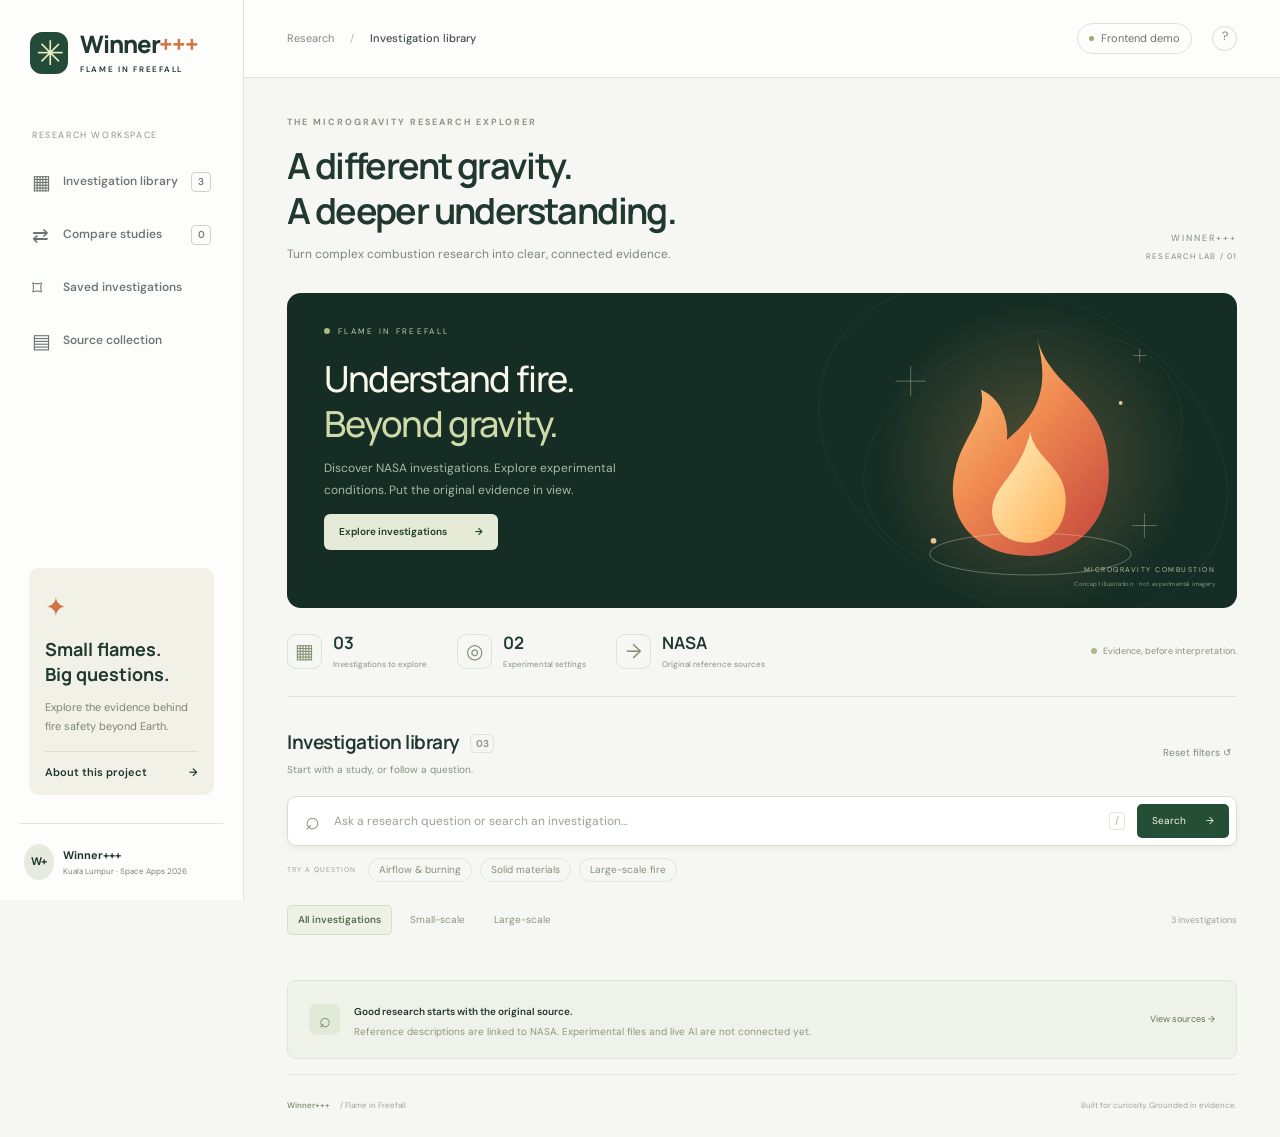
<file: index.html>
<!doctype html>
<html lang="en">
<head><meta charset="UTF-8"><meta name="viewport" content="width=device-width, initial-scale=1"><meta name="theme-color" content="#152c26"><meta name="description" content="Explore NASA microgravity combustion research with Winner+++. Search investigations, inspect sources, and compare experimental contexts."><title>Flame in Freefall — Winner+++</title><link rel="stylesheet" href="styles.css"><script src="app.js" defer></script></head>
<body>
<a class="skip" href="#main">Skip to workspace</a>
<aside class="sidebar" id="sidebar">
<a href="#library" class="brand" aria-label="Winner+++ home"><span class="brand-icon" aria-hidden="true">✳</span><span>Winner<span class="brand-plus">+++</span><small>FLAME IN FREEFALL</small></span></a>
<div class="nav-caption">RESEARCH WORKSPACE</div>
<nav aria-label="Main navigation"><a href="#library" data-nav="library"><span class="nav-icon">▦</span> Investigation library <span class="count">3</span></a><a href="#compare" data-nav="compare"><span class="nav-icon">⇄</span> Compare studies <span class="count" id="navCount">0</span></a><a href="#saved" data-nav="saved"><span class="nav-icon">⌑</span> Saved investigations</a><a href="#sources" data-nav="sources"><span class="nav-icon">▤</span> Source collection</a></nav>
<div class="sidebar-note"><span class="tiny-orbit" aria-hidden="true">✦</span><strong>Small flames.<br>Big questions.</strong><p>Explore the evidence behind fire safety beyond Earth.</p><a href="#about">About this project <span>→</span></a></div>
<div class="side-bottom"><span class="avatar">W+</span><div><strong>Winner+++</strong><small>Kuala Lumpur · Space Apps 2026</small></div></div>
</aside>
<div class="shell"><header class="topbar"><button id="menu" class="icon-button mobile-menu" aria-label="Toggle navigation" aria-expanded="false">☰</button><div class="breadcrumb">Research <span>/</span> <strong id="crumb">Investigation library</strong></div><span class="demo-pill"><span></span> Frontend demo</span><a class="top-help" href="#about" aria-label="About the prototype">?</a></header>
<main id="main" tabindex="-1">
<section id="view-library" class="view">
<div class="eyebrow">THE MICROGRAVITY RESEARCH EXPLORER</div>
<div class="page-heading"><div><h1>A different gravity.<br>A deeper understanding.</h1><p>Turn complex combustion research into clear, connected evidence.</p></div><span class="edition">WINNER+++<br><b>RESEARCH LAB / 01</b></span></div>
<section class="hero" aria-label="Research introduction"><div class="hero-copy"><div class="hero-kicker"><span class="live-dot"></span> FLAME IN FREEFALL</div><h2>Understand fire.<br><em>Beyond gravity.</em></h2><p>Discover NASA investigations. Explore experimental conditions. Put the original evidence in view.</p><button class="light-button" id="explore">Explore investigations <span>→</span></button></div><div class="hero-art" aria-hidden="true"><div class="orbit orbit-one"></div><div class="orbit orbit-two"></div><svg viewBox="0 0 450 330"><defs><radialGradient id="halo"><stop stop-color="#edab59" stop-opacity=".27"/><stop offset="1" stop-color="#edab59" stop-opacity="0"/></radialGradient><linearGradient id="fire" x1="0" y1="0" x2=".8" y2="1"><stop stop-color="#ffce83"/><stop offset=".5" stop-color="#ef8950"/><stop offset="1" stop-color="#c94e3f"/></linearGradient><linearGradient id="inner" x1="0" y1="0" x2="1" y2="1"><stop stop-color="#fff2c0"/><stop offset="1" stop-color="#ffaf57"/></linearGradient></defs><circle cx="235" cy="175" r="165" fill="url(#halo)"/><g class="flame-shape"><path d="M239 47C253 101 310 108 314 177C320 244 274 277 231 276C176 276 140 238 153 185C160 151 187 131 180 101C203 111 210 138 207 154C245 123 251 94 239 47Z" fill="url(#fire)"/><path d="M232 145C235 172 268 182 269 214C271 245 252 263 229 262C202 262 187 242 193 219C200 197 223 185 232 145Z" fill="url(#inner)"/></g><g stroke="#e4dbc0" stroke-opacity=".38" fill="none"><ellipse cx="232" cy="274" rx="106" ry="22"/><path d="M90 92h32m-16-16v32M340 65h14m-7-7v14M339 244h26m-13-13v26"/></g><circle cx="130" cy="260" r="3" fill="#ebc58e"/><circle cx="327" cy="115" r="2" fill="#ebc58e"/></svg><span class="art-label">MICROGRAVITY COMBUSTION<br><b>Concept illustration · not experimental imagery</b></span></div></section>
<div class="overview-stats"><div><span class="stat-icon">▦</span><span><strong>03</strong><small>Investigations to explore</small></span></div><div><span class="stat-icon">◎</span><span><strong>02</strong><small>Experimental settings</small></span></div><div><span class="stat-icon">→</span><span><strong>NASA</strong><small>Original reference sources</small></span></div><div class="evidence-stat"><span class="live-dot"></span><span>Evidence, before interpretation.</span></div></div>
<section id="investigations"><div class="section-heading"><div><h2>Investigation library <span class="muted-number">03</span></h2><p>Start with a study, or follow a question.</p></div><button class="text-button" id="clearFilters">Reset filters ↺</button></div>
<form class="search-bar" id="searchForm"><span aria-hidden="true">⌕</span><input id="query" type="search" maxlength="300" aria-label="Search investigations" placeholder="Ask a research question or search an investigation…"><kbd aria-hidden="true">/</kbd><button type="submit">Search <span>→</span></button></form>
<div class="search-hints"><span>TRY A QUESTION</span><button data-query="airflow">Airflow &amp; burning</button><button data-query="solid materials">Solid materials</button><button data-query="large-scale fire">Large-scale fire</button></div>
<div class="library-toolbar"><div class="filters" role="group" aria-label="Filter investigations"><button class="active" data-filter="all">All investigations</button><button data-filter="small">Small-scale</button><button data-filter="large">Large-scale</button></div><span id="resultCount">3 investigations</span></div>
<div id="searchNote" class="search-note" hidden></div><div class="card-grid" id="cards"></div></section>
<div class="evidence-banner"><span class="evidence-mark">⌕</span><div><strong>Good research starts with the original source.</strong><p>Reference descriptions are linked to NASA. Experimental files and live AI are not connected yet.</p></div><a href="#sources">View sources →</a></div>
</section>
<section id="view-compare" class="view" hidden><div class="eyebrow">CONTEXT BEFORE CONCLUSIONS</div><div class="page-heading"><div><h1>Compare investigations.</h1><p>Bring two studies together. Keep their experimental contexts distinct.</p></div><button class="outline-button" id="exportCompare">Export comparison ↓</button></div><div class="compare-selectors" id="compareSelectors"></div><div id="comparison"></div></section>
<section id="view-saved" class="view" hidden><div class="eyebrow">YOUR RESEARCH SHORTLIST</div><div class="page-heading"><div><h1>Saved investigations.</h1><p>A personal collection, saved in this browser.</p></div></div><div id="savedCards" class="card-grid"></div></section>
<section id="view-sources" class="view" hidden><div class="eyebrow">FOLLOW THE EVIDENCE</div><div class="page-heading"><div><h1>Source collection.</h1><p>Open the original NASA references behind this starter library.</p></div></div><div class="notice"><strong>Reference collection, not an ingested dataset.</strong> These pages support the overview descriptions. Raw experiment measurements, document passages, and an AI retrieval index have not been imported.</div><div id="sourceList" class="source-list"></div></section>
<section id="view-about" class="view" hidden><div class="eyebrow">NASA SPACE APPS CHALLENGE 2026</div><div class="page-heading"><div><h1>Curiosity, with evidence.</h1><p>Flame in Freefall · A Winner+++ research prototype.</p></div></div><div class="about-grid"><article class="paper"><span class="tag">THE MISSION</span><h2>Make space fire research easier to explore.</h2><p>Our planned product connects natural-language questions to NASA microgravity combustion research, with cited summaries, relevance ranking, and experiment comparisons.</p><p>This frontend demonstrates the research workflow using a small reference library. Search uses local keyword matching; it does not call a language model. No fire-safety predictions or operational recommendations are provided.</p><a class="source-link" href="https://www.spaceappschallenge.org/2026/challenges/flame-in-freefall/?tab=details" target="_blank" rel="noopener noreferrer">Read the challenge →</a></article><article class="paper"><span class="tag">THE PEOPLE</span><h2>Winner+++</h2><p class="team-name">Chen Bingyan <small>Team owner</small></p><p class="team-name">Zhu Guanyu <small>Team member</small></p><p class="team-name">Ping Shuya <small>Team member</small></p><div class="team-location">Kuala Lumpur, Malaysia<br>NASA Space Apps Challenge 2026</div></article></div><div class="notice">Independent participant project. NASA reference links do not imply NASA endorsement. The hero graphic is an illustrative design, not an experimental image.</div></section>
<footer><span><b>Winner+++</b> / Flame in Freefall</span><span>Built for curiosity. Grounded in evidence.</span></footer>
</main></div>
<div id="compareBar" class="compare-bar" hidden><div><strong id="selectionLabel">1 investigation selected</strong><small>Choose two to compare experimental context.</small></div><button id="clearSelection" class="bar-clear">Clear</button><button id="openCompare">Compare studies <span>→</span></button></div>
<dialog id="detailDialog" aria-labelledby="detailTitle"><div id="detailContent"></div></dialog><div id="toast" class="toast" role="status" aria-live="polite"></div>
</body></html>
</file>
<file: styles.css>
@import url('https://fonts.googleapis.com/css2?family=DM+Sans:wght@400;450;500;550;600;650;700&family=Manrope:wght@400;500;600;650;700;750;800&display=swap');
:root{--bg:#f6f7f3;--paper:#fff;--ink:#20382f;--muted:#78827c;--line:#e0e5dc;--green:#214e3a;--orange:#d27343;--pale:#eaf0e7;--radius:15px}*{box-sizing:border-box}html{scroll-behavior:smooth;scroll-padding-top:24px}body{margin:0;background:var(--bg);color:var(--ink);font-family:'DM Sans',sans-serif;font-size:14px;line-height:1.6}button,input,select{font:inherit}button,a,input,select{-webkit-tap-highlight-color:transparent}button,a{touch-action:manipulation}button{cursor:pointer}a{color:inherit;text-decoration:none}button{color:inherit}button:disabled{opacity:.45;cursor:not-allowed}button:focus-visible,a:focus-visible,select:focus-visible,input:focus-visible{outline:3px solid #cb895a;outline-offset:4px}[hidden]{display:none!important}.skip{position:fixed;top:-100px;left:20px;z-index:100;background:white;padding:12px}.skip:focus{top:10px}.sidebar{position:fixed;inset:0 auto 0 0;width:244px;background:#fdfdfb;border-right:1px solid var(--line);padding:31px 20px 20px;display:flex;flex-direction:column;z-index:30}.brand{display:flex;gap:12px;align-items:center;padding:0 10px;margin-bottom:54px;font-family:Manrope,sans-serif;font-size:24px;font-weight:800;letter-spacing:-1.1px;line-height:1.1}.brand-icon{display:grid;place-items:center;width:38px;height:42px;border-radius:12px;background:#244b37;color:#e9edbe;font-size:34px;font-weight:400}.brand-plus{color:var(--orange)}.brand small{display:block;font-family:'DM Sans',sans-serif;font-size:8px;letter-spacing:1.7px;margin-top:8px;font-weight:600}.nav-caption{font-size:9px;letter-spacing:1.6px;color:#8c958e;margin:0 12px 16px}nav{display:flex;flex-direction:column;gap:7px}nav a{display:flex;align-items:center;padding:13px 12px;border-radius:7px;color:#6a766c;font-size:12px;gap:10px;font-weight:550}nav a.active{background:#e8eee3;color:#244c38}nav a:hover{background:#f0f3eb}.nav-icon{font-size:20px;width:21px;line-height:1}.count{margin-left:auto;display:grid;place-items:center;width:20px;height:20px;border:1px solid #cbd7c6;border-radius:4px;font-size:10px}.sidebar-note{margin:auto 9px 28px;background:#f1f1e8;padding:19px 16px 14px;border-radius:10px}.tiny-orbit{display:block;color:var(--orange);font-size:26px}.sidebar-note strong{display:block;font-family:Manrope,sans-serif;font-size:18px;line-height:1.4;margin:8px 0}.sidebar-note p{font-size:11px;color:#7d8478;line-height:1.7}.sidebar-note a{font-size:11px;font-weight:600;display:flex;justify-content:space-between;border-top:1px solid #dedfd2;padding-top:12px;margin-top:15px}.side-bottom{display:flex;gap:9px;border-top:1px solid var(--line);padding:20px 4px 0;align-items:center}.avatar{background:#e7ebdf;border-radius:50%;padding:9px 7px;font-size:11px;font-weight:700}.side-bottom strong{display:block;font-size:11px}.side-bottom small{display:block;font-size:8px;color:var(--muted)}.shell{margin-left:244px}.topbar{height:78px;border-bottom:1px solid var(--line);display:flex;align-items:center;padding:0 43px;gap:20px;background:#fdfdfb}.breadcrumb{font-size:11px;color:#828b81}.breadcrumb span{margin:0 13px;color:#b2b9ad}.breadcrumb strong{font-weight:500;color:#425144}.demo-pill{margin-left:auto;display:flex;align-items:center;gap:7px;font-size:10px;border:1px solid #e0e4d7;border-radius:30px;padding:6px 11px;color:#6b7567}.demo-pill>span{width:5px;height:5px;background:#a0aa64;border-radius:50%}.top-help{border:1px solid #d6ddcf;border-radius:50%;width:25px;height:25px;text-align:center;color:#75806e;font-size:12px}.mobile-menu{display:none}main{max-width:1490px;margin:auto;padding:37px 43px 0}.eyebrow{font-size:9px;font-weight:650;letter-spacing:2px;color:#89917e;margin-bottom:14px}.page-heading{display:flex;align-items:center;justify-content:space-between;gap:20px;margin-bottom:28px}h1,h2,h3{font-family:Manrope,sans-serif}h1{font-size:36px;line-height:1.25;letter-spacing:-1.6px;margin:0;font-weight:650}.page-heading>div>p{color:#7b8479;font-size:12px;margin:12px 0 0}.edition{align-self:flex-end;text-align:right;font-size:9px;letter-spacing:2px;color:#7f8b79;line-height:2}.edition b{font-size:8px;font-weight:400;letter-spacing:1.1px}.hero{background:#152d25;border-radius:14px;min-height:315px;position:relative;display:flex;overflow:hidden;color:#faf8eb}.hero-copy{padding:32px 37px;width:60%;z-index:1}.hero-kicker{font-size:8px;letter-spacing:2.3px;display:flex;align-items:center;gap:8px;color:#c1ccaf}.live-dot{display:inline-block;width:6px;height:6px;border-radius:50%;background:#a9bb7f;flex-shrink:0}.hero h2{font-size:36px;line-height:1.25;font-weight:500;letter-spacing:-1.4px;margin:19px 0 12px}.hero h2 em{font-style:normal;color:#cfdaa9}.hero-copy>p{font-size:11px;line-height:1.8;color:#aab9a7;max-width:310px}.light-button{border:0;border-radius:6px;background:#e6ebd7;padding:10px 15px;font-size:10px;font-weight:650;margin-top:12px;display:flex;gap:28px}.light-button:hover{background:#f7f5e7}.hero-art{width:45%;position:absolute;inset:0 0 0 auto;display:flex;align-items:center;justify-content:center}.hero-art svg{width:100%;height:100%;position:relative;z-index:1}.art-label{position:absolute;bottom:17px;right:22px;color:#b0bd9d;font-size:7px;letter-spacing:1.5px;line-height:2;text-align:right;z-index:2}.art-label b{font-weight:400;font-size:6px;letter-spacing:.4px;color:#849981}.orbit{position:absolute;width:330px;height:330px;border:1px solid #b3c29212;border-radius:50%;transform:rotate(-20deg) scaleY(.68)}.orbit-two{width:430px;height:430px;transform:rotate(26deg) scaleY(.72)}.flame-shape{transform-origin:230px 230px;animation:breathe 7s ease-in-out infinite}@keyframes breathe{50%{transform:scale(.97,1.025)}}.overview-stats{display:flex;padding:24px 0 26px;gap:30px;border-bottom:1px solid var(--line);margin-bottom:30px}.overview-stats>div{display:flex;gap:11px;align-items:center}.stat-icon{display:grid;place-items:center;width:35px;height:35px;border:1px solid #dce2d5;border-radius:9px;color:#839074;font-size:20px}.overview-stats strong{font-family:Manrope,sans-serif;font-size:17px;font-weight:650;line-height:1.3;display:block}.overview-stats small{font-size:8px;color:#85907e;display:block;margin-top:4px}.overview-stats .evidence-stat{margin-left:auto;font-size:9px;color:#879079;gap:6px;align-items:center}.section-heading{display:flex;align-items:center;justify-content:space-between;margin-bottom:18px;gap:12px}.section-heading h2{font-size:19px;font-weight:650;margin:0;letter-spacing:-.5px}.muted-number{font-family:'DM Sans',sans-serif;color:#89977f;font-size:10px;border:1px solid #dce3d5;border-radius:5px;padding:2px 5px;vertical-align:middle;margin-left:7px}.section-heading p{font-size:11px;color:#84907d;margin:4px 0 0}.text-button{background:none;border:0;font-size:10px;color:#7f8b77}.search-bar{display:flex;align-items:center;gap:12px;background:white;border:1px solid #d7dfce;border-radius:9px;padding:7px 7px 7px 17px;box-shadow:0 3px 5px #1f3a2410}.search-bar>span{font-size:25px;line-height:1;color:#87997c}.search-bar input{border:0;outline:0;background:none;min-width:0;flex:1;font-size:11px;height:33px;color:var(--ink)}.search-bar input::placeholder{color:#9aa392}.search-bar:focus-within{border-color:#879f75}.search-bar kbd{font-size:10px;color:#a2aa98;border:1px solid #e1e6d9;border-radius:3px;padding:0 5px;font-family:inherit}.search-bar button{border:0;background:#254e37;border-radius:5px;padding:9px 15px;color:#f7f6e9;font-size:10px;display:flex;gap:20px}.search-bar button:hover{background:#356747}.search-hints{display:flex;align-items:center;gap:8px;flex-wrap:wrap;margin:12px 0 23px}.search-hints>span{font-size:7px;letter-spacing:1px;color:#9aa390;margin-right:4px}.search-hints button{background:transparent;border:1px solid #e1e5d8;border-radius:30px;font-size:9px;padding:3px 10px;color:#849278}.search-hints button:hover{border-color:#8e9f7b;color:#3d5830}.library-toolbar{display:flex;align-items:center;justify-content:space-between;margin-bottom:17px;gap:12px}.filters{display:flex;gap:7px;flex-wrap:wrap}.filters button{border:1px solid transparent;border-radius:5px;background:none;font-size:10px;padding:6px 10px;color:#8b9582}.filters button.active{border-color:#d6decb;background:#edf1e6;color:#4d6542;font-weight:550}.library-toolbar>span{font-size:9px;color:#9ba48f}.card-grid{display:grid;grid-template-columns:repeat(3,minmax(0,1fr));gap:17px}.investigation-card{min-width:0;border:1px solid #dde3d4;border-radius:11px;overflow:hidden;background:#fff;transition:transform .2s,box-shadow .2s}.investigation-card:hover{transform:translateY(-3px);box-shadow:0 9px 20px #23402a0a}.card-visual{height:132px;position:relative;background:#edf0e4;overflow:hidden}.card-visual svg{position:absolute;width:100%;height:100%}.card-visual.visual-2{background:#e8edec}.card-visual.visual-3{background:#f2ebe1}.visual-label{position:absolute;bottom:13px;left:15px;font-size:7px;letter-spacing:1.3px;color:#6c8060}.visual-2 .visual-label{color:#687e79}.visual-3 .visual-label{color:#a58769}.save-button{position:absolute;top:11px;right:11px;display:grid;place-items:center;width:26px;height:26px;border:1px solid #ffffff80;background:#ffffffad;border-radius:50%;color:#6c7c5f;font-size:17px}.save-button.saved{background:#29533b;color:#fff}.card-body{padding:17px 16px 14px}.card-meta{display:flex;justify-content:space-between;align-items:center;gap:5px;margin-bottom:9px}.tag{font-size:7px;letter-spacing:.6px;padding:3px 6px;border-radius:3px;background:#edf2e7;color:#7c8e6d}.card-meta>span:last-child{font-size:7px;color:#9da68f}.card-title{display:block;border:0;background:none;padding:0;text-align:left;font-family:Manrope,sans-serif;font-weight:700;font-size:19px;letter-spacing:-.6px}.card-subtitle{color:#7e8c73;font-size:9px;line-height:1.6;min-height:29px;margin:4px 0 12px}.card-description{font-size:10px;color:#849079;line-height:1.8;min-height:55px;margin:0 0 13px}.card-tags{display:flex;gap:5px;flex-wrap:wrap;margin-bottom:16px}.card-tags span{font-size:7px;padding:3px 6px;border:1px solid #e7ebdf;border-radius:4px;color:#859379}.card-bottom{border-top:1px solid #ecf0e6;padding-top:12px;display:flex;align-items:center;justify-content:space-between;gap:5px}.compare-check{font-size:9px;display:flex;align-items:center;gap:5px;color:#839174;cursor:pointer}.compare-check input{accent-color:#31543c;width:12px;height:12px;margin:0}.detail-button{font-size:9px;color:#3e623b;background:none;border:0;padding:3px}.evidence-banner{display:flex;align-items:center;gap:14px;border:1px solid #e0e4d7;background:#eff2e9;padding:18px 21px;border-radius:9px;margin:28px 0 15px}.evidence-mark{width:31px;height:31px;border-radius:7px;background:#e1e9d7;display:grid;place-items:center;font-size:20px;color:#728b61;flex-shrink:0}.evidence-banner strong{font-size:10px;font-weight:600}.evidence-banner p{font-size:9px;color:#8c977f;margin:3px 0 0}.evidence-banner a{font-size:9px;color:#5d7751;white-space:nowrap;margin-left:auto}footer{display:flex;justify-content:space-between;gap:20px;padding:24px 0 25px;margin-top:15px;color:#9ca591;font-size:8px;border-top:1px solid #e1e5d8}footer b{font-weight:550;color:#7d8c72;margin-right:8px}.compare-bar{position:fixed;bottom:22px;left:calc(50% + 122px);transform:translateX(-50%);background:#1c3c2b;color:#f2f6e6;padding:13px 17px;border-radius:11px;box-shadow:0 8px 36px #142d2940;display:flex;gap:20px;align-items:center;z-index:35;min-width:490px;max-width:90vw}.compare-bar strong{display:block;font-size:11px}.compare-bar small{display:block;font-size:8px;color:#aebfa0}.compare-bar button{border:0;border-radius:5px;padding:9px 13px;font-size:10px;background:#e3eacb;white-space:nowrap}.compare-bar .bar-clear{background:none;color:#bfceb0;margin-left:auto;padding:6px}.compare-bar button span{margin-left:12px}.search-note,.notice{background:#eef1e5;border:1px solid #dce3ce;border-radius:8px;color:#6b7e5a;padding:14px 17px;font-size:11px;margin-bottom:22px}.notice strong{display:block;margin-bottom:3px;color:#48623b}.empty{grid-column:1/-1;border:1px dashed #ccd6bf;border-radius:12px;text-align:center;padding:45px 24px}.empty h2{font-size:20px}.empty p{color:#89947c;font-size:12px}.empty a{display:inline-block;background:#234a35;color:white;padding:8px 15px;border-radius:5px;font-size:11px;margin-top:10px}.outline-button{border:1px solid #cdd8c1;background:#fafbf7;border-radius:6px;padding:10px 14px;font-size:11px;white-space:nowrap}.compare-selectors{display:grid;grid-template-columns:1fr 1fr;gap:20px;margin:25px 0}.select-box{padding:20px;background:white;border:1px solid var(--line);border-radius:10px}.select-box label{font-size:9px;letter-spacing:1.3px;color:#8a977c;display:block;margin-bottom:10px}.select-box select{background:#f7f9f2;width:100%;border:1px solid #d9e1ce;padding:11px;border-radius:6px;color:#3d5d32}.comparison-wrap{overflow-x:auto;border:1px solid var(--line);border-radius:11px;background:white}.comparison-table{width:100%;border-collapse:collapse;min-width:570px;text-align:left;font-size:12px}.comparison-table th,.comparison-table td{padding:19px 22px;border-bottom:1px solid var(--line);vertical-align:top}.comparison-table thead{background:#e8eee0}.comparison-table th{font-weight:550}.comparison-table tbody th{font-size:10px;width:23%;color:#7c8e6b}.comparison-table td{width:38%;color:#56674b;font-size:11px}.comparison-table tr:last-child>*{border-bottom:0}.comparison-table a{color:#477642;text-decoration:underline;text-underline-offset:4px}.source-list{display:grid;gap:14px}.source-card{display:flex;gap:22px;background:#fff;border:1px solid var(--line);padding:23px;border-radius:10px;align-items:flex-start}.source-index{width:38px;height:40px;border-radius:7px;background:#edf1e5;color:#7d8e69;display:grid;place-items:center;font-size:12px;flex-shrink:0}.source-card h2{font-size:17px;margin:3px 0 6px}.source-card p{color:#859277;font-size:12px;margin:4px 0 10px}.source-link{color:#47733a;font-size:11px;text-decoration:underline;text-underline-offset:4px}.source-card .tag{align-self:flex-start}.about-grid{display:grid;grid-template-columns:1.3fr 1fr;gap:20px;margin-bottom:25px}.paper{background:white;border:1px solid var(--line);padding:30px;border-radius:12px}.paper h2{font-size:24px;font-weight:600;line-height:1.4;letter-spacing:-.7px}.paper p{color:#7d8d70;font-size:12px}.paper .team-name{font-size:15px;color:#3b5630;border-bottom:1px solid #e9eddf;padding:10px 0}.team-name small{display:block;font-size:10px;color:#8b987e}.team-location{font-size:10px;color:#88967b;line-height:1.9;margin-top:20px}dialog{border:1px solid #d9e2cf;background:#fbfcf8;color:var(--ink);border-radius:15px;width:min(680px,94vw);max-height:88vh;padding:0;box-shadow:0 15px 90px #15382338}dialog::backdrop{background:#15251e8c;backdrop-filter:blur(3px)}.detail-top{padding:24px 28px 0;display:flex;align-items:center;justify-content:space-between}.icon-button{border:1px solid #d9e1cf;border-radius:50%;background:white;width:32px;height:32px;align-items:center;justify-content:center;font-size:17px}.detail-main{padding:14px 28px 28px}.detail-main h2{font-size:32px;margin:0 0 4px;letter-spacing:-1px}.detail-main .subtitle{font-size:12px;color:#849376;margin:0 0 22px}.detail-main h3{font-size:13px;font-weight:650;margin-top:23px}.detail-main p{font-size:12px;color:#708363;line-height:1.9}.facts{display:grid;grid-template-columns:1fr 1fr;border:1px solid var(--line);border-radius:8px;overflow:hidden}.facts>div{padding:12px 15px;background:#f1f5e9;border-bottom:1px solid var(--line)}.facts small{display:block;font-size:9px;color:#8a9a7a;margin-bottom:4px}.facts strong{font-size:11px;font-weight:500}.source-note{padding:15px;background:#eaf0e0;border-left:3px solid #96ab7b;border-radius:4px}.source-note p{margin:0 0 8px}.toast{position:fixed;bottom:90px;left:50%;transform:translate(-50%,15px);opacity:0;transition:.2s;background:#254832;color:#fff;padding:11px 20px;font-size:12px;border-radius:8px;z-index:100;pointer-events:none;max-width:90vw;text-align:center}.toast.show{opacity:1;transform:translate(-50%,0)}body:has(dialog[open]){overflow:hidden}@media(min-width:1600px){main{padding-top:45px}.hero{min-height:350px}.hero h2{font-size:43px}.hero-copy>p{font-size:13px;max-width:350px}.card-visual{height:160px}.card-description{font-size:12px}.card-subtitle{font-size:11px}.card-title{font-size:23px}.card-body{padding:20px}.card-tags span,.tag{font-size:9px}.card-bottom button,.compare-check{font-size:11px}.card-meta>span:last-child{font-size:9px}.hero-art{width:48%}}@media(max-width:1150px){.sidebar{width:210px;padding-left:12px;padding-right:12px}.shell{margin-left:210px}.topbar{padding:0 28px}main{padding:28px 28px 0}.overview-stats{gap:20px}.evidence-stat{display:none!important}.hero-copy{padding:30px;width:65%}.hero h2{font-size:32px}.card-grid{gap:12px}.card-body{padding:14px 12px}.card-title{font-size:17px}.card-subtitle{min-height:40px}.compare-bar{left:calc(50% + 105px)}.edition{display:none}}@media(max-width:900px){.sidebar{width:190px}.shell{margin-left:190px}.brand{font-size:20px;gap:8px;padding-left:5px}.brand-icon{width:32px;font-size:28px}.brand small{font-size:7px}nav a{font-size:10px;padding:12px 8px;gap:7px}.sidebar-note{margin-left:4px;margin-right:4px}.topbar{padding:0 22px;height:65px}main{padding:27px 22px 0}h1{font-size:29px}.hero-copy{padding:25px}.hero{min-height:300px}.hero h2{font-size:30px}.hero-art{opacity:.85;width:42%}.hero-copy>p{max-width:230px}.card-grid{grid-template-columns:repeat(2,minmax(0,1fr))}.investigation-card:last-child:nth-child(odd){grid-column:1/-1;display:grid;grid-template-columns:36% 1fr}.investigation-card:last-child:nth-child(odd) .card-visual{height:100%}.investigation-card:last-child:nth-child(odd) .card-description{min-height:0}.investigation-card:last-child:nth-child(odd) .card-subtitle{min-height:0}.overview-stats{justify-content:space-between;gap:10px}.overview-stats small{font-size:7px}.evidence-banner{align-items:flex-start}.evidence-banner a{font-size:8px}.compare-bar{left:calc(50% + 95px);min-width:440px}.about-grid{grid-template-columns:1fr}.source-card{padding:17px}.source-card h2{font-size:15px}}@media(max-width:680px){.sidebar{transform:translateX(-100%);transition:transform .2s;width:240px;box-shadow:5px 0 35px #17372b30}.sidebar.open{transform:translateX(0)}.brand{font-size:25px}nav a{font-size:12px}.shell{margin:0}.mobile-menu{display:flex;flex-shrink:0}.topbar{padding:0 18px;height:64px;gap:12px}.breadcrumb{font-size:10px}.breadcrumb span{margin:0 6px}.demo-pill{font-size:8px;padding:4px 7px}.top-help{display:none}main{padding:25px 18px 0}.eyebrow{font-size:7px;letter-spacing:1.6px}.page-heading{margin-bottom:22px;align-items:flex-start;flex-wrap:wrap}h1{font-size:31px;letter-spacing:-1px}.page-heading>div>p{font-size:11px;max-width:290px}.hero{min-height:310px}.hero-copy{padding:25px;width:72%}.hero h2{font-size:32px}.hero-copy>p{font-size:10px;max-width:200px}.hero-art{right:-55px;width:65%;opacity:.65;top:15px}.art-label{right:68px;font-size:5px;bottom:15px}.art-label b{font-size:4px}.hero-kicker{font-size:6px}.light-button{position:relative;font-size:9px;padding:10px;gap:16px}.overview-stats{padding:20px 0;margin-bottom:25px}.overview-stats>div{gap:7px}.stat-icon{width:26px;height:29px;font-size:16px}.overview-stats strong{font-size:15px}.overview-stats small{font-size:6px}.section-heading h2{font-size:18px}.section-heading p{font-size:10px}.text-button{font-size:8px}.search-bar{gap:8px;padding-left:10px}.search-bar input{font-size:10px}.search-bar kbd{display:none}.search-bar button{padding:8px 10px;font-size:9px;gap:7px}.search-hints{gap:5px}.search-hints>span{font-size:6px}.search-hints button{font-size:8px;padding:3px 7px}.filters{gap:1px}.filters button{font-size:9px;padding:5px 7px}.library-toolbar>span{font-size:8px}.card-grid{grid-template-columns:1fr;gap:17px}.investigation-card:last-child:nth-child(odd){display:block;grid-column:auto}.card-visual,.investigation-card:last-child:nth-child(odd) .card-visual{height:160px}.card-body{padding:20px}.card-title{font-size:24px}.card-subtitle{min-height:0;font-size:11px}.card-description{font-size:12px;min-height:0}.card-tags span,.tag{font-size:8px}.card-meta>span:last-child{font-size:8px}.detail-button,.compare-check{font-size:11px}.evidence-banner{padding:15px;gap:10px;flex-wrap:wrap}.evidence-banner>div{flex:1}.evidence-banner a{margin-left:41px;font-size:10px}.evidence-banner strong{font-size:11px}.evidence-banner p{font-size:10px}footer{font-size:7px;padding-bottom:100px}footer>span:last-child{text-align:right;max-width:120px}.compare-bar{left:12px;right:12px;bottom:12px;transform:none;min-width:0;max-width:none;gap:10px;padding:13px}.compare-bar strong{font-size:10px}.compare-bar small{font-size:7px;max-width:150px}.compare-bar button{font-size:9px;padding:8px}.compare-bar button span{margin-left:3px}.compare-bar .bar-clear{font-size:9px}.compare-selectors{grid-template-columns:1fr;gap:10px}.select-box{padding:15px}.outline-button{font-size:10px}.source-card{gap:12px}.source-index{width:28px;height:32px;font-size:10px}.source-card p{font-size:11px}.paper{padding:22px}.detail-main{padding:14px 20px 22px}.detail-top{padding:20px 20px 0}.facts>div{padding:11px}.detail-main h2{font-size:28px}}
@media(prefers-reduced-motion:reduce){*{scroll-behavior:auto!important;animation:none!important;transition:none!important}}
/* Readable controls and clear contrast across the workspace. */
.light-button{color:#24412e}.search-bar input{font-size:12px}.hero-copy>p{font-size:12px}.card-description{font-size:12px}.card-subtitle{font-size:10px}.card-meta>span:last-child,.tag,.card-tags span{font-size:8px}.detail-button,.compare-check{font-size:10px}.nav-caption{font-size:9px}nav a{font-size:12px}.section-heading p,.search-hints button{font-size:10px}.evidence-banner p{font-size:10px}.demo-pill{font-size:11px}@media(max-width:900px){nav a{font-size:10px}}@media(max-width:680px){nav a{font-size:12px}.demo-pill{font-size:8px}.hero-copy>p{font-size:11px}.search-bar input{font-size:10px}.card-subtitle{font-size:11px}.detail-button,.compare-check{font-size:11px}.search-hints button{font-size:8px}}
.compare-bar button{color:#24412e}.save-button svg{position:static;width:13px;height:13px}.save-button.saved svg path{fill:currentColor}
</file>
